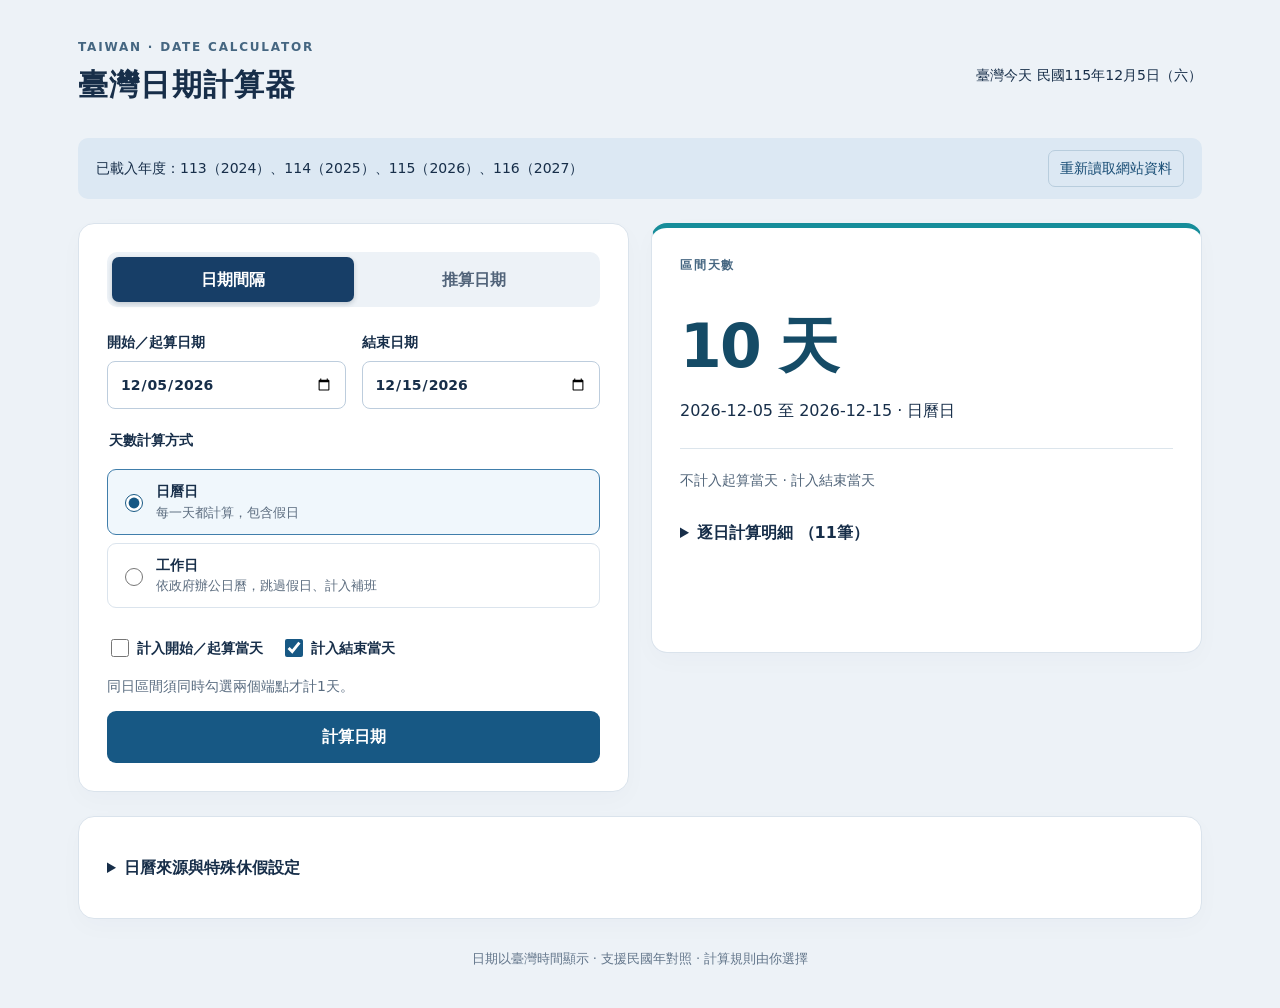
<file: site/index.html>
<!doctype html>
<html lang="zh-Hant"><head><meta charset="UTF-8"><meta name="viewport" content="width=device-width,initial-scale=1"><meta name="theme-color" content="#173e67"><title>臺灣日期計算器</title><link rel="stylesheet" href="style.css"><script src="data/calendar.js"></script><script src="core.js" defer></script><script src="app.js" defer></script></head>
<body><main><header><div><p class="eyebrow">TAIWAN · DATE CALCULATOR</p><h1>臺灣日期計算器</h1></div><div id="today" class="today"></div></header>
<div class="data-bar"><span id="status">正在讀取日曆…</span><button id="refresh" class="quiet">重新讀取網站資料</button></div><p id="warning" class="warning" role="status"></p>
<div class="workspace"><section class="panel inputs"><div class="tabs" role="group" aria-label="計算功能"><button id="rangeTab" class="active" aria-pressed="true">日期間隔</button><button id="offsetTab" aria-pressed="false">推算日期</button></div>
<form id="form"><div class="field-grid"><label>開始／起算日期<input id="start" type="date" required></label><label id="endField">結束日期<input id="end" type="date" required></label><label id="amountField" hidden>天數<input id="amount" type="number" min="0" max="36600" step="1" value="10"></label></div>
<label id="directionField" hidden>推算方向<select id="direction"><option value="forward">往後推算</option><option value="back">往前推算</option></select></label>
<fieldset><legend>天數計算方式</legend><label class="radio"><input type="radio" name="mode" value="calendar" checked><span>日曆日<small>每一天都計算，包含假日</small></span></label><label class="radio"><input type="radio" name="mode" value="work"><span>工作日<small>依政府辦公日曆，跳過假日、計入補班</small></span></label></fieldset>
<div class="checks"><label><input id="includeStart" type="checkbox">計入開始／起算當天</label><label id="includeEndField"><input id="includeEnd" type="checkbox" checked>計入結束當天</label></div>
<label id="adjustField" hidden>推算結果遇假日<select id="adjust"><option value="none">不調整日期</option><option value="next">順延至下一個工作日</option><option value="previous">提前至上一個工作日</option></select></label>
<p id="ruleHint" class="muted"></p><button type="submit" class="primary">計算日期</button></form></section>
<section class="panel result" aria-live="polite"><p class="eyebrow" id="resultLabel">計算結果</p><div id="resultValue" class="result-value">—</div><p id="resultSub">選擇日期，開始計算。</p><div id="resultNote" class="result-note"></div><details id="detailBox" hidden><summary>逐日計算明細 <span id="detailCount"></span></summary><div class="table-scroll"><table><thead><tr><th>日期</th><th>是否計入</th><th>原因</th></tr></thead><tbody id="rows"></tbody></table></div></details></section></div>
<section class="panel settings"><details><summary>日曆來源與特殊休假設定</summary><p>工作日依政府行政機關辦公日曆。颱風等地區性臨時停班不會由年度日曆自動補入；可在下方自行設定。</p><p id="sourceMeta"></p><a href="https://data.gov.tw/dataset/14718" target="_blank" rel="noopener">查看官方資料集 ↗</a><div id="sourceList"></div><h2>特殊日期</h2><p class="muted">只影響這個瀏覽器，優先於已載入的官方日曆；不會上傳到 GitHub。</p><form id="overrideForm" class="override-form"><label>日期<input type="date" id="overrideDate" required></label><label>類型<select id="overrideType"><option value="holiday">休假／停班</option><option value="work">上班</option></select></label><label>原因<input id="overrideNote" maxlength="80" placeholder="例如：本機關臨時停班" required></label><button class="secondary" type="submit">加入設定</button></form><p id="overrideStatus" role="status"></p><ul id="overrideList"></ul><button id="export" class="quiet">匯出特殊日期備份</button> <label class="file-label">匯入特殊日期備份<input type="file" id="import" accept="application/json,.json"></label></details></section>
<footer>日期以臺灣時間顯示 · 支援民國年對照 · 計算規則由你選擇</footer></main></body></html>
</file>
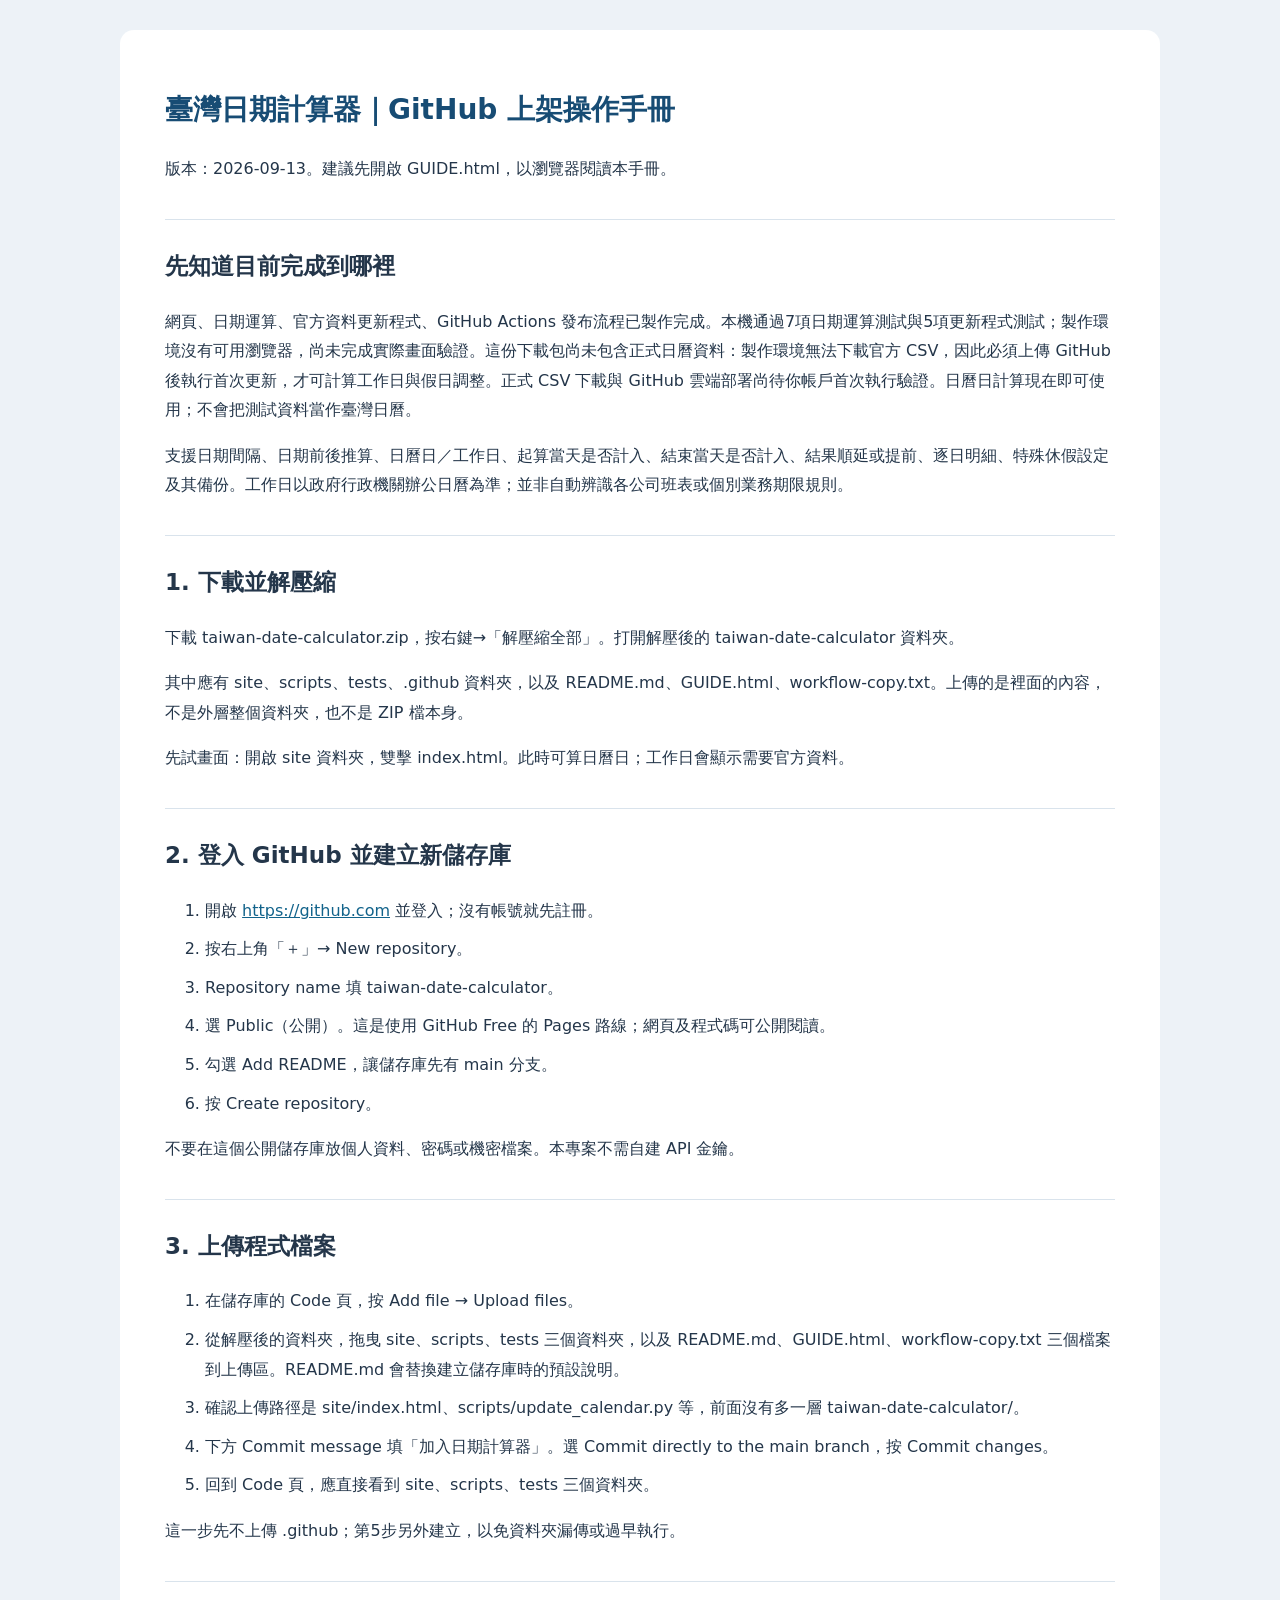
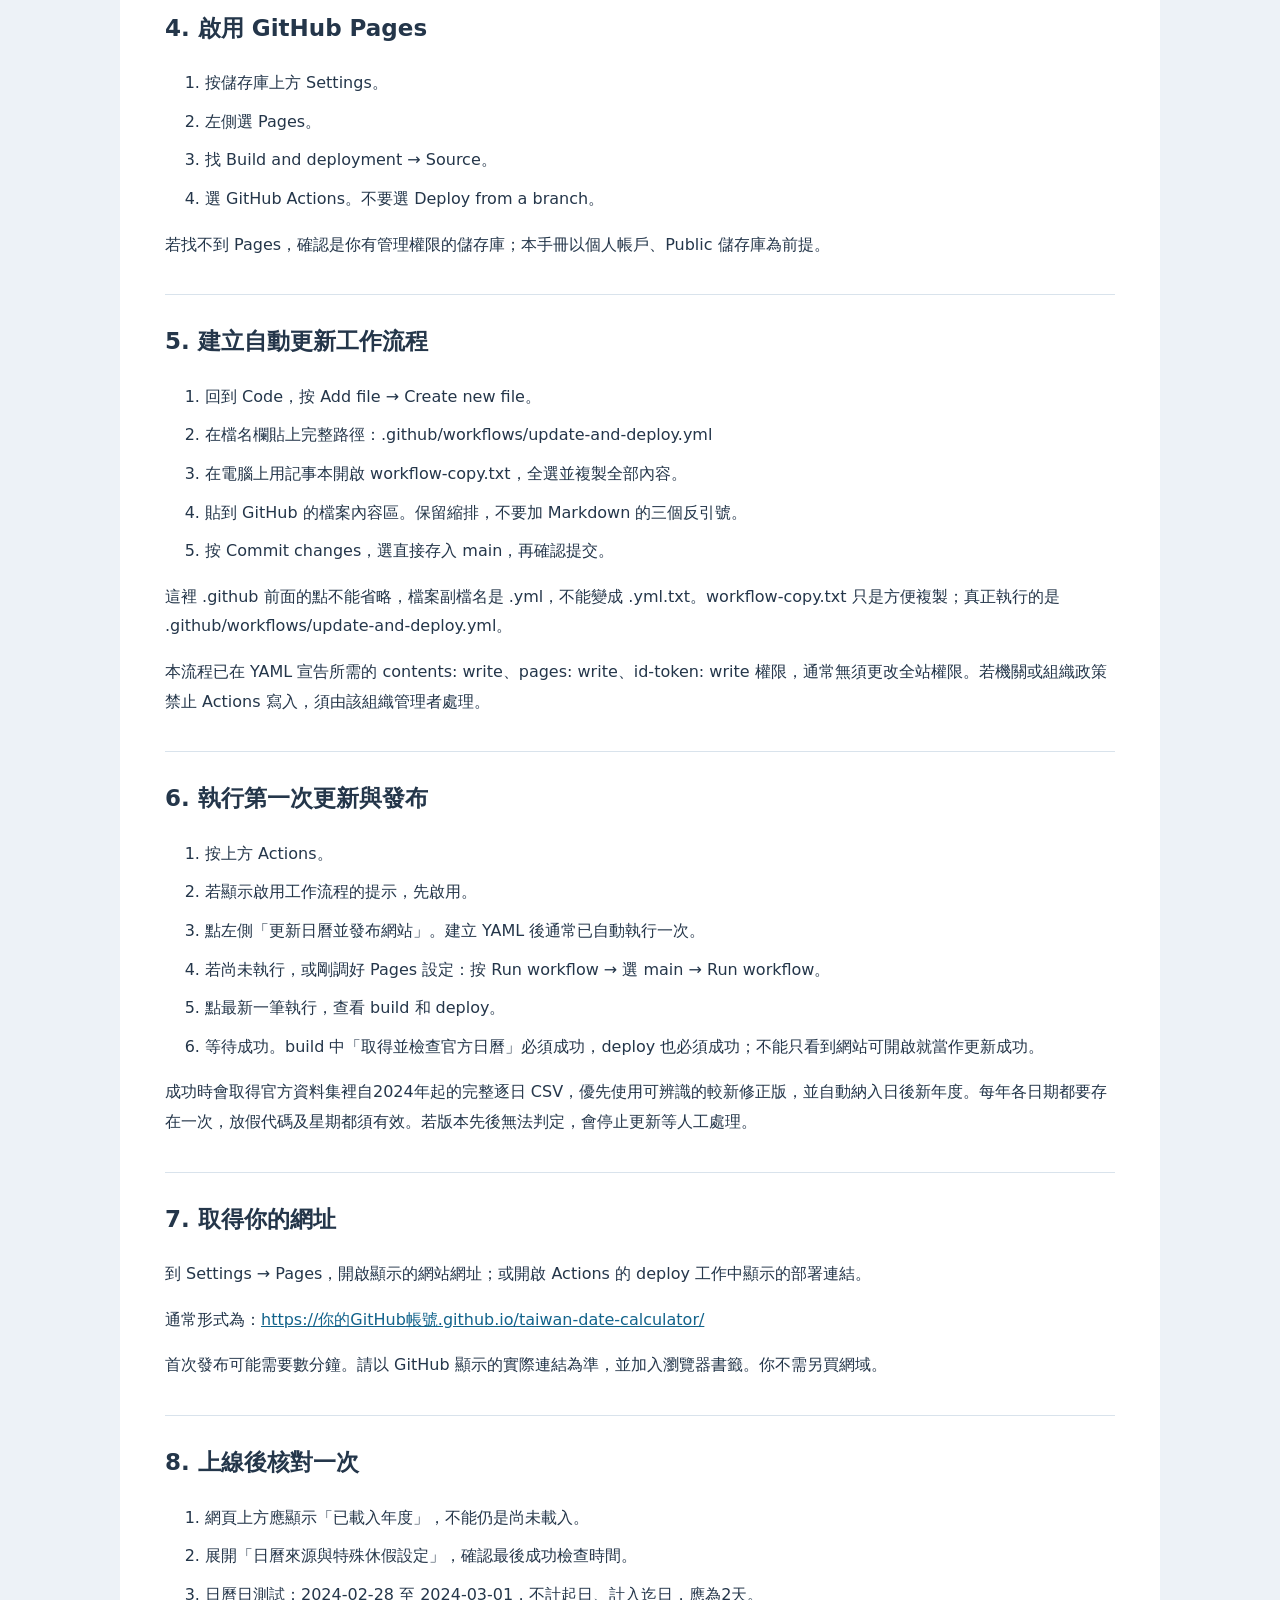
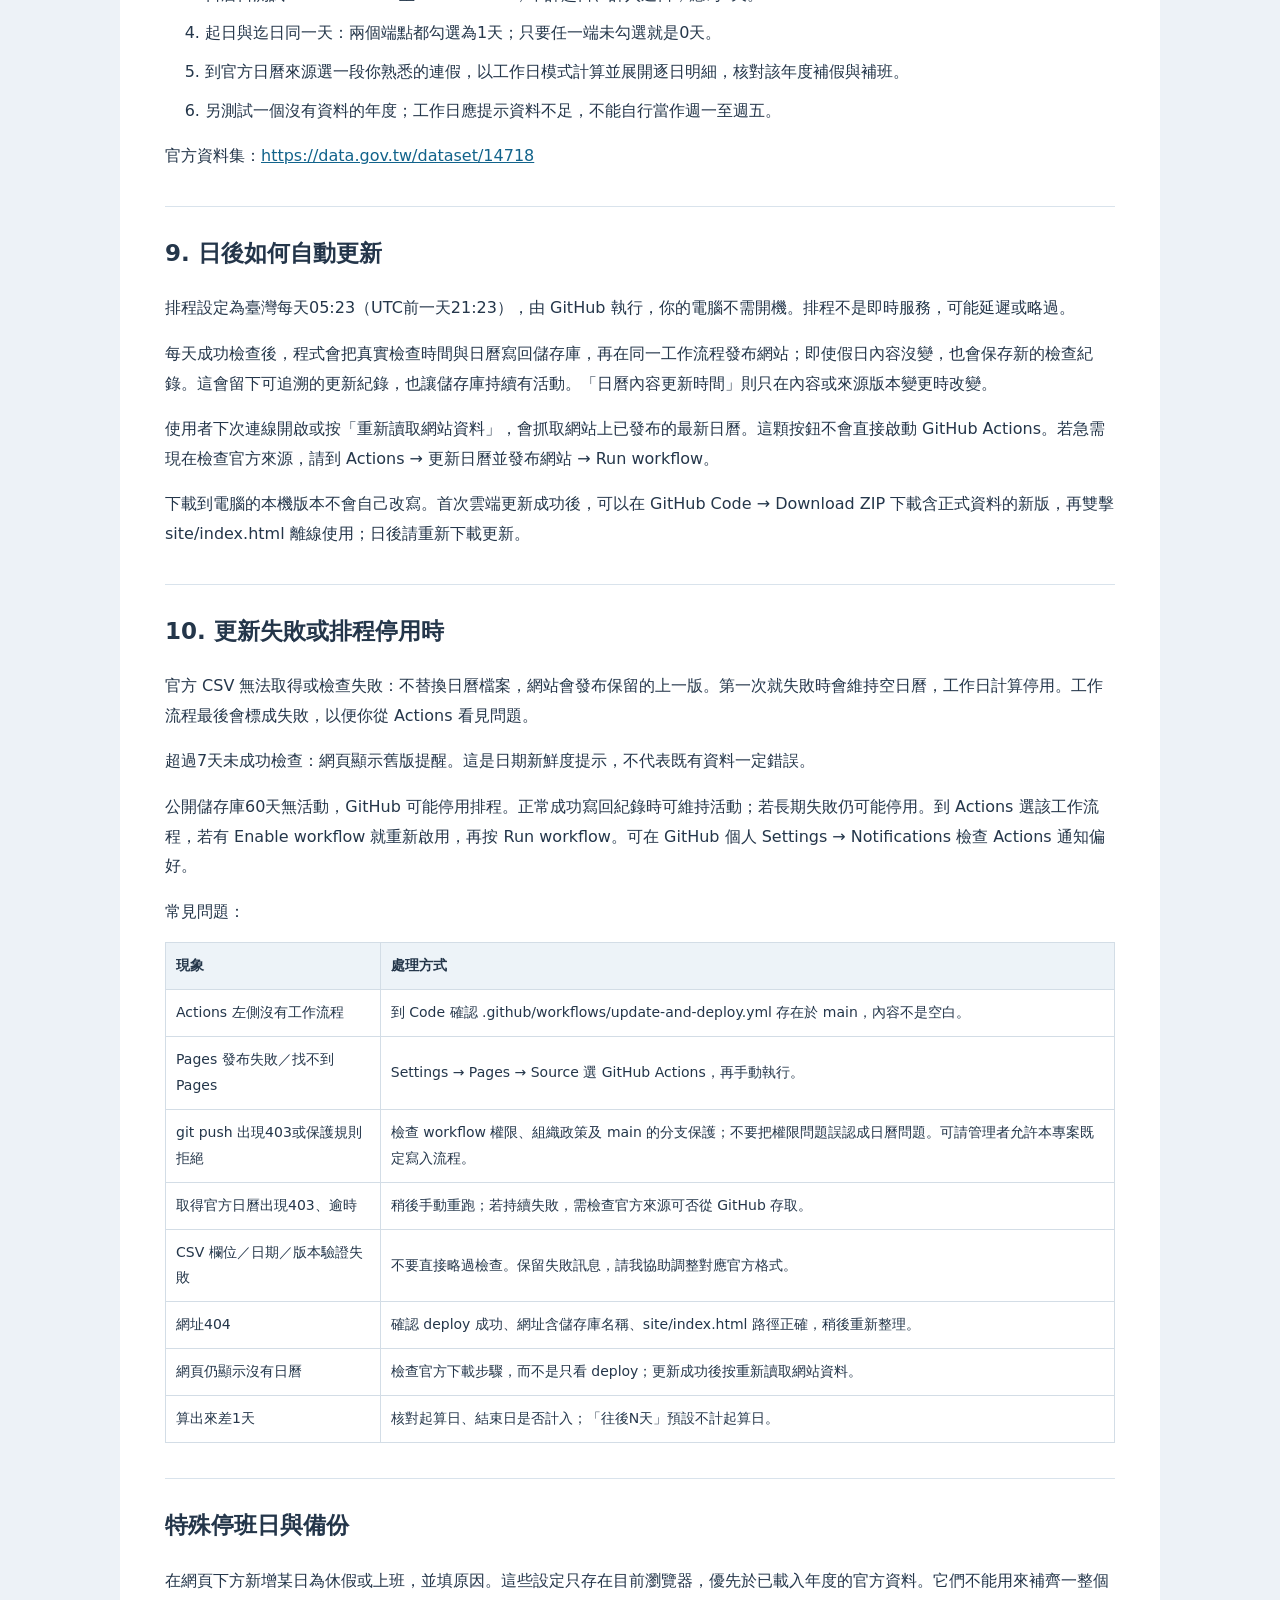
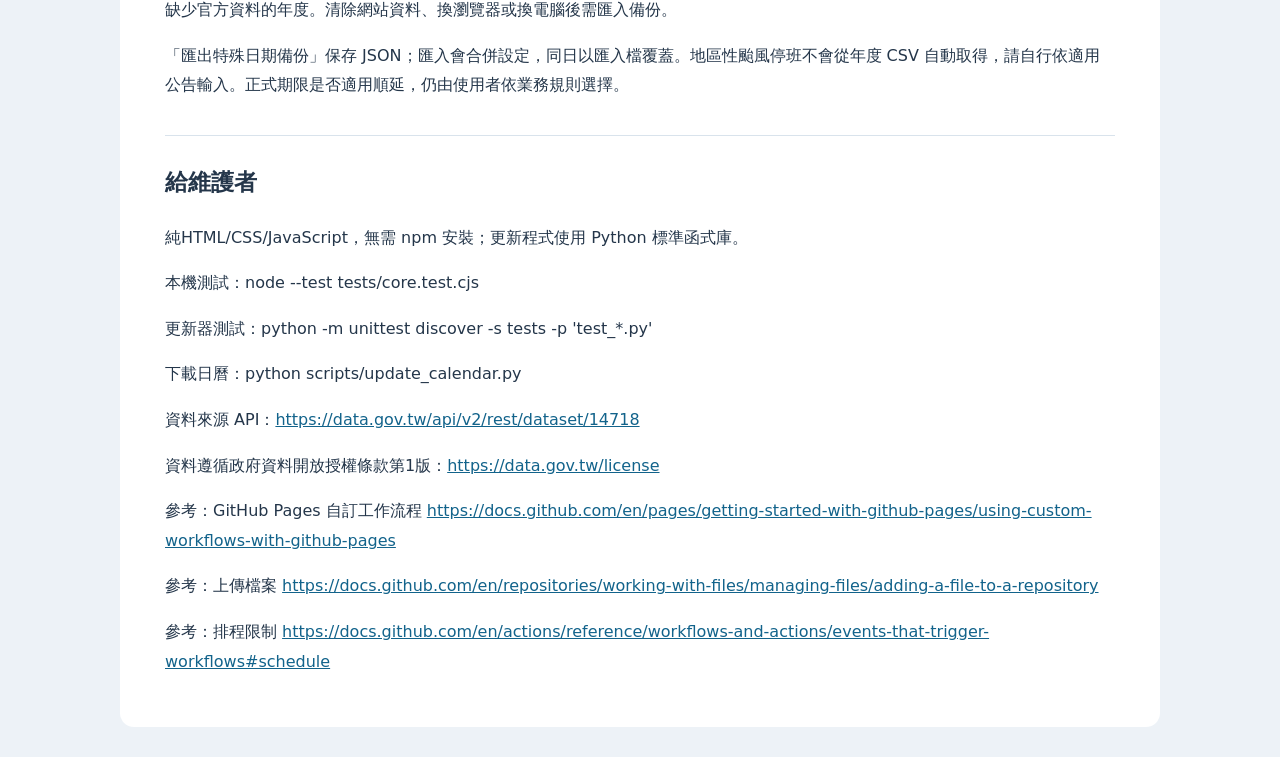
<file: GUIDE.html>
<!doctype html><html lang="zh-Hant"><head><meta charset="utf-8"><meta name="viewport" content="width=device-width,initial-scale=1"><title>GitHub 上架操作手冊</title><style>body{font:16px/1.85 system-ui,"Microsoft JhengHei",sans-serif;color:#24364a;background:#edf2f7;margin:0}main{max-width:950px;margin:30px auto;padding:35px 45px;background:white;border-radius:14px}h1{color:#174c74;font-size:28px}h2{font-size:23px;border-top:1px solid #d9e3ec;padding-top:25px;margin-top:35px}a{color:#12638b;overflow-wrap:anywhere}code{background:#edf3f8;padding:3px 6px}table{border-collapse:collapse;width:100%;font-size:14px}th,td{border:1px solid #d3dde6;padding:10px;text-align:left}th{background:#edf3f8}li{margin:9px 0}p{overflow-wrap:anywhere}@media(max-width:600px){main{padding:22px;margin:0;border-radius:0}h1{font-size:24px}}@media print{body{background:white}main{margin:0;padding:0}h2{break-after:avoid}tr{break-inside:avoid}}</style></head><body><main><h1>臺灣日期計算器｜GitHub 上架操作手冊</h1>
<p>版本：2026-09-13。建議先開啟 GUIDE.html，以瀏覽器閱讀本手冊。</p>
<h2>先知道目前完成到哪裡</h2>
<p>網頁、日期運算、官方資料更新程式、GitHub Actions 發布流程已製作完成。本機通過7項日期運算測試與5項更新程式測試；製作環境沒有可用瀏覽器，尚未完成實際畫面驗證。這份下載包尚未包含正式日曆資料：製作環境無法下載官方 CSV，因此必須上傳 GitHub 後執行首次更新，才可計算工作日與假日調整。正式 CSV 下載與 GitHub 雲端部署尚待你帳戶首次執行驗證。日曆日計算現在即可使用；不會把測試資料當作臺灣日曆。</p>
<p>支援日期間隔、日期前後推算、日曆日／工作日、起算當天是否計入、結束當天是否計入、結果順延或提前、逐日明細、特殊休假設定及其備份。工作日以政府行政機關辦公日曆為準；並非自動辨識各公司班表或個別業務期限規則。</p>
<h2>1. 下載並解壓縮</h2>
<p>下載 taiwan-date-calculator.zip，按右鍵→「解壓縮全部」。打開解壓後的 taiwan-date-calculator 資料夾。</p>
<p>其中應有 site、scripts、tests、.github 資料夾，以及 README.md、GUIDE.html、workflow-copy.txt。上傳的是裡面的內容，不是外層整個資料夾，也不是 ZIP 檔本身。</p>
<p>先試畫面：開啟 site 資料夾，雙擊 index.html。此時可算日曆日；工作日會顯示需要官方資料。</p>
<h2>2. 登入 GitHub 並建立新儲存庫</h2>
<ol>
<li>開啟 <a href="https://github.com">https://github.com</a> 並登入；沒有帳號就先註冊。</li>
<li>按右上角「＋」→ New repository。</li>
<li>Repository name 填 taiwan-date-calculator。</li>
<li>選 Public（公開）。這是使用 GitHub Free 的 Pages 路線；網頁及程式碼可公開閱讀。</li>
<li>勾選 Add README，讓儲存庫先有 main 分支。</li>
<li>按 Create repository。</li>
</ol>
<p>不要在這個公開儲存庫放個人資料、密碼或機密檔案。本專案不需自建 API 金鑰。</p>
<h2>3. 上傳程式檔案</h2>
<ol>
<li>在儲存庫的 Code 頁，按 Add file → Upload files。</li>
<li>從解壓後的資料夾，拖曳 site、scripts、tests 三個資料夾，以及 README.md、GUIDE.html、workflow-copy.txt 三個檔案到上傳區。README.md 會替換建立儲存庫時的預設說明。</li>
<li>確認上傳路徑是 site/index.html、scripts/update_calendar.py 等，前面沒有多一層 taiwan-date-calculator/。</li>
<li>下方 Commit message 填「加入日期計算器」。選 Commit directly to the main branch，按 Commit changes。</li>
<li>回到 Code 頁，應直接看到 site、scripts、tests 三個資料夾。</li>
</ol>
<p>這一步先不上傳 .github；第5步另外建立，以免資料夾漏傳或過早執行。</p>
<h2>4. 啟用 GitHub Pages</h2>
<ol>
<li>按儲存庫上方 Settings。</li>
<li>左側選 Pages。</li>
<li>找 Build and deployment → Source。</li>
<li>選 GitHub Actions。不要選 Deploy from a branch。</li>
</ol>
<p>若找不到 Pages，確認是你有管理權限的儲存庫；本手冊以個人帳戶、Public 儲存庫為前提。</p>
<h2>5. 建立自動更新工作流程</h2>
<ol>
<li>回到 Code，按 Add file → Create new file。</li>
<li>在檔名欄貼上完整路徑：.github/workflows/update-and-deploy.yml</li>
<li>在電腦上用記事本開啟 workflow-copy.txt，全選並複製全部內容。</li>
<li>貼到 GitHub 的檔案內容區。保留縮排，不要加 Markdown 的三個反引號。</li>
<li>按 Commit changes，選直接存入 main，再確認提交。</li>
</ol>
<p>這裡 .github 前面的點不能省略，檔案副檔名是 .yml，不能變成 .yml.txt。workflow-copy.txt 只是方便複製；真正執行的是 .github/workflows/update-and-deploy.yml。</p>
<p>本流程已在 YAML 宣告所需的 contents: write、pages: write、id-token: write 權限，通常無須更改全站權限。若機關或組織政策禁止 Actions 寫入，須由該組織管理者處理。</p>
<h2>6. 執行第一次更新與發布</h2>
<ol>
<li>按上方 Actions。</li>
<li>若顯示啟用工作流程的提示，先啟用。</li>
<li>點左側「更新日曆並發布網站」。建立 YAML 後通常已自動執行一次。</li>
<li>若尚未執行，或剛調好 Pages 設定：按 Run workflow → 選 main → Run workflow。</li>
<li>點最新一筆執行，查看 build 和 deploy。</li>
<li>等待成功。build 中「取得並檢查官方日曆」必須成功，deploy 也必須成功；不能只看到網站可開啟就當作更新成功。</li>
</ol>
<p>成功時會取得官方資料集裡自2024年起的完整逐日 CSV，優先使用可辨識的較新修正版，並自動納入日後新年度。每年各日期都要存在一次，放假代碼及星期都須有效。若版本先後無法判定，會停止更新等人工處理。</p>
<h2>7. 取得你的網址</h2>
<p>到 Settings → Pages，開啟顯示的網站網址；或開啟 Actions 的 deploy 工作中顯示的部署連結。</p>
<p>通常形式為：<a href="https://xn--GitHub-on9ig62hsz9b6e7a.github.io/taiwan-date-calculator/">https://你的GitHub帳號.github.io/taiwan-date-calculator/</a></p>
<p>首次發布可能需要數分鐘。請以 GitHub 顯示的實際連結為準，並加入瀏覽器書籤。你不需另買網域。</p>
<h2>8. 上線後核對一次</h2>
<ol>
<li>網頁上方應顯示「已載入年度」，不能仍是尚未載入。</li>
<li>展開「日曆來源與特殊休假設定」，確認最後成功檢查時間。</li>
<li>日曆日測試：2024-02-28 至 2024-03-01，不計起日、計入迄日，應為2天。</li>
<li>起日與迄日同一天：兩個端點都勾選為1天；只要任一端未勾選就是0天。</li>
<li>到官方日曆來源選一段你熟悉的連假，以工作日模式計算並展開逐日明細，核對該年度補假與補班。</li>
<li>另測試一個沒有資料的年度；工作日應提示資料不足，不能自行當作週一至週五。</li>
</ol>
<p>官方資料集：<a href="https://data.gov.tw/dataset/14718">https://data.gov.tw/dataset/14718</a></p>
<h2>9. 日後如何自動更新</h2>
<p>排程設定為臺灣每天05:23（UTC前一天21:23），由 GitHub 執行，你的電腦不需開機。排程不是即時服務，可能延遲或略過。</p>
<p>每天成功檢查後，程式會把真實檢查時間與日曆寫回儲存庫，再在同一工作流程發布網站；即使假日內容沒變，也會保存新的檢查紀錄。這會留下可追溯的更新紀錄，也讓儲存庫持續有活動。「日曆內容更新時間」則只在內容或來源版本變更時改變。</p>
<p>使用者下次連線開啟或按「重新讀取網站資料」，會抓取網站上已發布的最新日曆。這顆按鈕不會直接啟動 GitHub Actions。若急需現在檢查官方來源，請到 Actions → 更新日曆並發布網站 → Run workflow。</p>
<p>下載到電腦的本機版本不會自己改寫。首次雲端更新成功後，可以在 GitHub Code → Download ZIP 下載含正式資料的新版，再雙擊 site/index.html 離線使用；日後請重新下載更新。</p>
<h2>10. 更新失敗或排程停用時</h2>
<p>官方 CSV 無法取得或檢查失敗：不替換日曆檔案，網站會發布保留的上一版。第一次就失敗時會維持空日曆，工作日計算停用。工作流程最後會標成失敗，以便你從 Actions 看見問題。</p>
<p>超過7天未成功檢查：網頁顯示舊版提醒。這是日期新鮮度提示，不代表既有資料一定錯誤。</p>
<p>公開儲存庫60天無活動，GitHub 可能停用排程。正常成功寫回紀錄時可維持活動；若長期失敗仍可能停用。到 Actions 選該工作流程，若有 Enable workflow 就重新啟用，再按 Run workflow。可在 GitHub 個人 Settings → Notifications 檢查 Actions 通知偏好。</p>
<p>常見問題：</p>
<table>
<thead>
<tr>
<th>現象</th>
<th>處理方式</th>
</tr>
</thead>
<tbody>
<tr>
<td>Actions 左側沒有工作流程</td>
<td>到 Code 確認 .github/workflows/update-and-deploy.yml 存在於 main，內容不是空白。</td>
</tr>
<tr>
<td>Pages 發布失敗／找不到 Pages</td>
<td>Settings → Pages → Source 選 GitHub Actions，再手動執行。</td>
</tr>
<tr>
<td>git push 出現403或保護規則拒絕</td>
<td>檢查 workflow 權限、組織政策及 main 的分支保護；不要把權限問題誤認成日曆問題。可請管理者允許本專案既定寫入流程。</td>
</tr>
<tr>
<td>取得官方日曆出現403、逾時</td>
<td>稍後手動重跑；若持續失敗，需檢查官方來源可否從 GitHub 存取。</td>
</tr>
<tr>
<td>CSV 欄位／日期／版本驗證失敗</td>
<td>不要直接略過檢查。保留失敗訊息，請我協助調整對應官方格式。</td>
</tr>
<tr>
<td>網址404</td>
<td>確認 deploy 成功、網址含儲存庫名稱、site/index.html 路徑正確，稍後重新整理。</td>
</tr>
<tr>
<td>網頁仍顯示沒有日曆</td>
<td>檢查官方下載步驟，而不是只看 deploy；更新成功後按重新讀取網站資料。</td>
</tr>
<tr>
<td>算出來差1天</td>
<td>核對起算日、結束日是否計入；「往後N天」預設不計起算日。</td>
</tr>
</tbody>
</table>
<h2>特殊停班日與備份</h2>
<p>在網頁下方新增某日為休假或上班，並填原因。這些設定只存在目前瀏覽器，優先於已載入年度的官方資料。它們不能用來補齊一整個缺少官方資料的年度。清除網站資料、換瀏覽器或換電腦後需匯入備份。</p>
<p>「匯出特殊日期備份」保存 JSON；匯入會合併設定，同日以匯入檔覆蓋。地區性颱風停班不會從年度 CSV 自動取得，請自行依適用公告輸入。正式期限是否適用順延，仍由使用者依業務規則選擇。</p>
<h2>給維護者</h2>
<p>純HTML/CSS/JavaScript，無需 npm 安裝；更新程式使用 Python 標準函式庫。</p>
<p>本機測試：node --test tests/core.test.cjs</p>
<p>更新器測試：python -m unittest discover -s tests -p 'test_*.py'</p>
<p>下載日曆：python scripts/update_calendar.py</p>
<p>資料來源 API：<a href="https://data.gov.tw/api/v2/rest/dataset/14718">https://data.gov.tw/api/v2/rest/dataset/14718</a></p>
<p>資料遵循政府資料開放授權條款第1版：<a href="https://data.gov.tw/license">https://data.gov.tw/license</a></p>
<p>參考：GitHub Pages 自訂工作流程 <a href="https://docs.github.com/en/pages/getting-started-with-github-pages/using-custom-workflows-with-github-pages">https://docs.github.com/en/pages/getting-started-with-github-pages/using-custom-workflows-with-github-pages</a></p>
<p>參考：上傳檔案 <a href="https://docs.github.com/en/repositories/working-with-files/managing-files/adding-a-file-to-a-repository">https://docs.github.com/en/repositories/working-with-files/managing-files/adding-a-file-to-a-repository</a></p>
<p>參考：排程限制 <a href="https://docs.github.com/en/actions/reference/workflows-and-actions/events-that-trigger-workflows#schedule">https://docs.github.com/en/actions/reference/workflows-and-actions/events-that-trigger-workflows#schedule</a></p>
</main></body></html>
</file>
<file: site/style.css>
:root{font-family:system-ui,-apple-system,"Segoe UI","Microsoft JhengHei",sans-serif;color:#172e49;background:#edf2f7;font-size:16px;line-height:1.6}*{box-sizing:border-box}body{margin:0}main{max-width:1180px;margin:auto;padding:38px 28px}header{display:flex;align-items:center;justify-content:space-between;gap:20px;margin-bottom:25px}h1{font-size:30px;margin:4px 0;letter-spacing:.04em}.eyebrow{font-size:12px;font-weight:700;letter-spacing:.15em;margin:0;color:#456681}.today{font-size:14px;text-align:right}.data-bar{display:flex;justify-content:space-between;align-items:center;gap:15px;background:#dce8f3;padding:12px 18px;border-radius:10px;font-size:14px}.warning{background:#fff3d6;color:#754f05;padding:10px 16px;border-radius:8px;font-size:14px}.warning:empty{display:none}.workspace{display:grid;grid-template-columns:1fr 1fr;gap:22px;margin:24px 0}.panel{background:white;border:1px solid #dae3ec;border-radius:16px;padding:28px;box-shadow:0 8px 24px #19324c06}.tabs{display:flex;background:#edf2f7;padding:5px;border-radius:10px;margin-bottom:24px}.tabs button{flex:1;border:0;background:transparent;padding:10px;border-radius:7px;font-weight:700;color:#52647a}.tabs .active{background:#173e67;color:white;box-shadow:0 2px 5px #1233}button,input,select{font:inherit}button{cursor:pointer}button:disabled{opacity:.6;cursor:wait}input:not([type=checkbox]):not([type=radio]):not([type=file]),select{display:block;width:100%;min-width:0;background:#fff;border:1px solid #bdcddd;border-radius:8px;padding:11px 12px;margin-top:7px;color:#172e49}label{font-size:14px;font-weight:600;display:block}input[type=checkbox],input[type=radio]{accent-color:#175884;width:18px;height:18px;flex-shrink:0}.field-grid{display:grid;grid-template-columns:1fr 1fr;gap:16px;margin-bottom:18px}fieldset{border:0;padding:0;margin:20px 0}legend{font-size:14px;font-weight:600;margin-bottom:10px}.radio{display:flex;gap:10px;padding:10px 12px;margin:8px 0;border:1px solid #dbe4ed;border-radius:9px;align-items:center}.radio:has(input:checked){border-color:#407eab;background:#f0f7fc}small{display:block;color:#5a6b7e;font-size:13px;font-weight:400}.checks{display:flex;gap:18px;flex-wrap:wrap;margin:15px 0}.checks label{display:flex;align-items:center;gap:5px}.muted{font-size:14px;color:#596c80}.primary{width:100%;border:0;border-radius:9px;background:#175884;color:white;font-weight:700;padding:13px}.primary:hover{background:#103f63}.secondary{background:#173e67;border:0;border-radius:8px;padding:11px 17px;color:white}.quiet{border:1px solid #b8cddd;color:#174c74;border-radius:7px;background:transparent;padding:6px 11px;font-size:14px}.result{border-top:5px solid #168d9a;min-width:0;align-self:start;min-height:430px}.result-value{font-size:60px;line-height:1.2;font-weight:750;color:#154b66;letter-spacing:-.03em;margin:35px 0 15px;overflow-wrap:anywhere}.result-value.date{font-size:39px}.result-value.error{font-size:25px;color:#964123;letter-spacing:0}.result-note{font-size:14px;border-top:1px solid #dce5ec;padding-top:20px;margin-top:25px;color:#506479}summary{cursor:pointer;font-size:16px;font-weight:650;padding:10px 0}details{margin-top:18px}.settings details{margin:0}.table-scroll{max-height:350px;overflow:auto}table{width:100%;border-collapse:collapse;font-size:14px}th,td{text-align:left;padding:10px 7px;border-bottom:1px solid #e4ebf0}th{position:sticky;top:0;background:#eef4f8}td:first-child{white-space:nowrap}.skip{color:#758090}h2{font-size:19px;margin-top:24px}.override-form{display:grid;grid-template-columns:1fr 1fr 2fr auto;align-items:end;gap:12px}.override-form button{margin-bottom:1px}a{color:#17678b}.file-label{display:inline-block;color:#174c74;text-decoration:underline;cursor:pointer;font-size:14px}.file-label input{display:none}li{padding:7px 0}li button{margin-left:12px}footer{text-align:center;font-size:13px;color:#62758a;margin:30px 0 0}button:focus-visible,input:focus-visible,select:focus-visible,summary:focus-visible{outline:3px solid #19a4bb;outline-offset:3px}[hidden]{display:none!important}#sourceList{font-size:14px;margin-top:12px}@media(max-width:760px){main{padding:22px 16px}header{align-items:flex-start}h1{font-size:25px}.today{font-size:12px;max-width:110px}.workspace{grid-template-columns:1fr;gap:16px}.panel{padding:21px}.result{min-height:280px}.result-value{margin-top:22px}.data-bar{align-items:flex-start;flex-direction:column;gap:8px}.override-form{grid-template-columns:1fr 1fr}.override-form label:nth-child(3){grid-column:1/-1}.field-grid{gap:10px}.eyebrow{font-size:12px;letter-spacing:.08em}}@media(max-width:360px){.field-grid{grid-template-columns:1fr}header{flex-direction:column}.today{text-align:left;max-width:none}.result-value.date{font-size:30px}}
</file>
